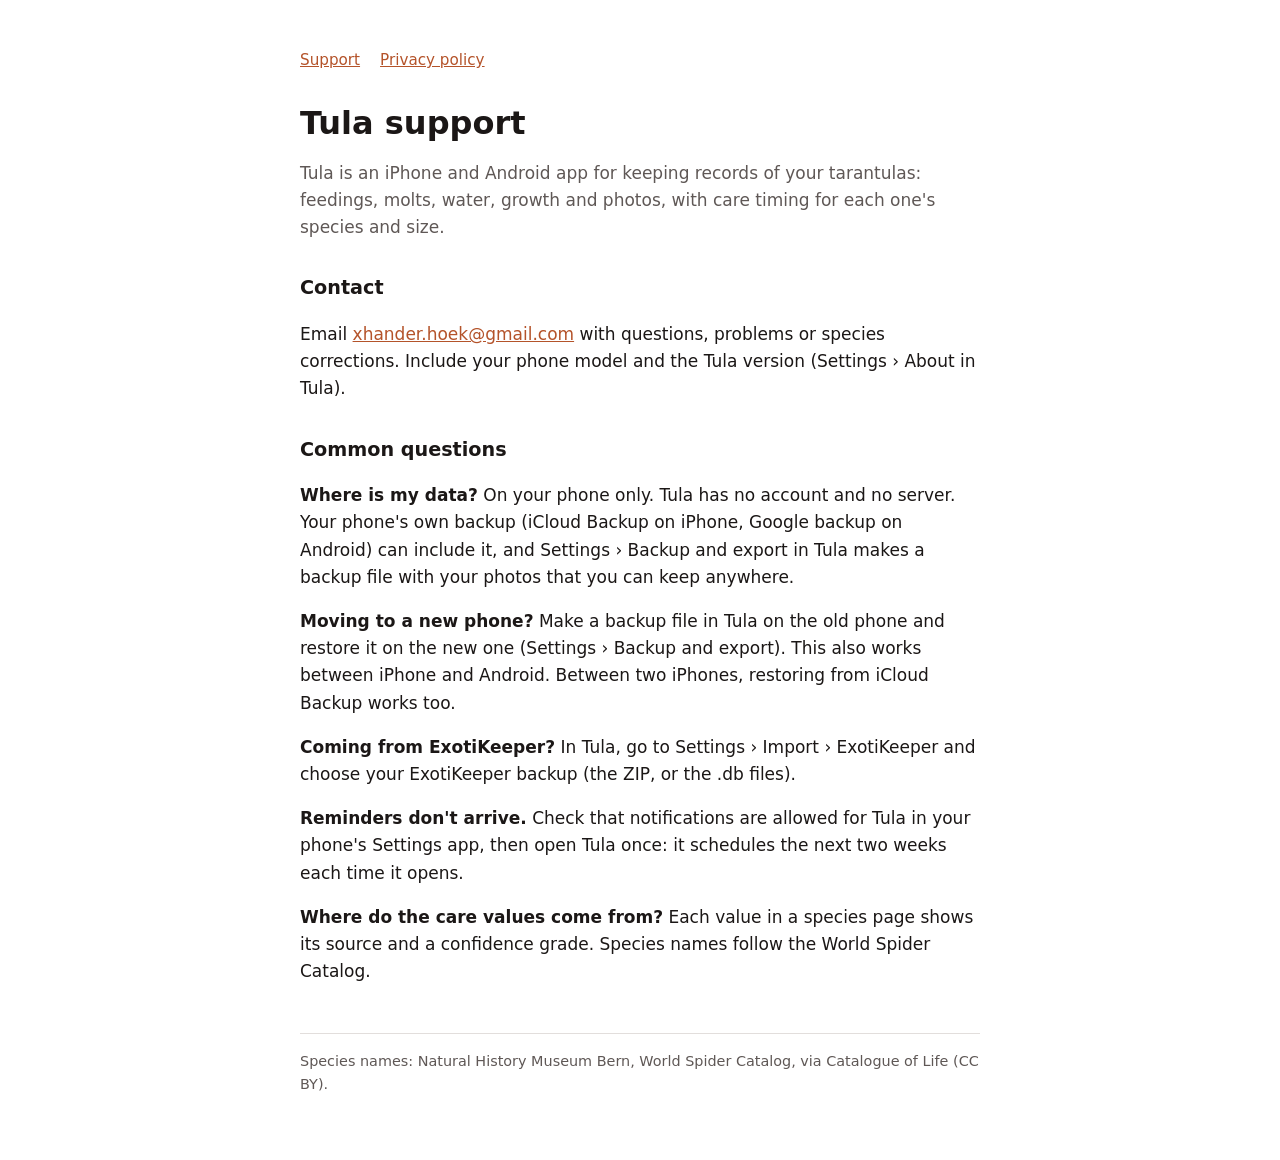
<file: index.html>
<!doctype html>
<html lang="en">
<head>
<meta charset="utf-8">
<meta name="viewport" content="width=device-width, initial-scale=1">
<title>Tula support</title>
<link rel="stylesheet" href="style.css">
</head>
<body>
<main>
  <nav><a href="./">Support</a><a href="privacy.html">Privacy policy</a></nav>
  <h1>Tula support</h1>
  <p class="muted">Tula is an iPhone and Android app for keeping records of your tarantulas: feedings, molts, water, growth and photos, with care timing for each one's species and size.</p>

  <h2>Contact</h2>
  <p>Email <a href="mailto:xhander.hoek@gmail.com">xhander.hoek@gmail.com</a> with questions, problems or species corrections. Include your phone model and the Tula version (Settings › About in Tula).</p>

  <h2>Common questions</h2>
  <p><strong>Where is my data?</strong> On your phone only. Tula has no account and no server. Your phone's own backup (iCloud Backup on iPhone, Google backup on Android) can include it, and Settings › Backup and export in Tula makes a backup file with your photos that you can keep anywhere.</p>
  <p><strong>Moving to a new phone?</strong> Make a backup file in Tula on the old phone and restore it on the new one (Settings › Backup and export). This also works between iPhone and Android. Between two iPhones, restoring from iCloud Backup works too.</p>
  <p><strong>Coming from ExotiKeeper?</strong> In Tula, go to Settings › Import › ExotiKeeper and choose your ExotiKeeper backup (the ZIP, or the .db files).</p>
  <p><strong>Reminders don't arrive.</strong> Check that notifications are allowed for Tula in your phone's Settings app, then open Tula once: it schedules the next two weeks each time it opens.</p>
  <p><strong>Where do the care values come from?</strong> Each value in a species page shows its source and a confidence grade. Species names follow the World Spider Catalog.</p>

  <footer>Species names: Natural History Museum Bern, World Spider Catalog, via Catalogue of Life (CC BY).</footer>
</main>
</body>
</html>
</file>
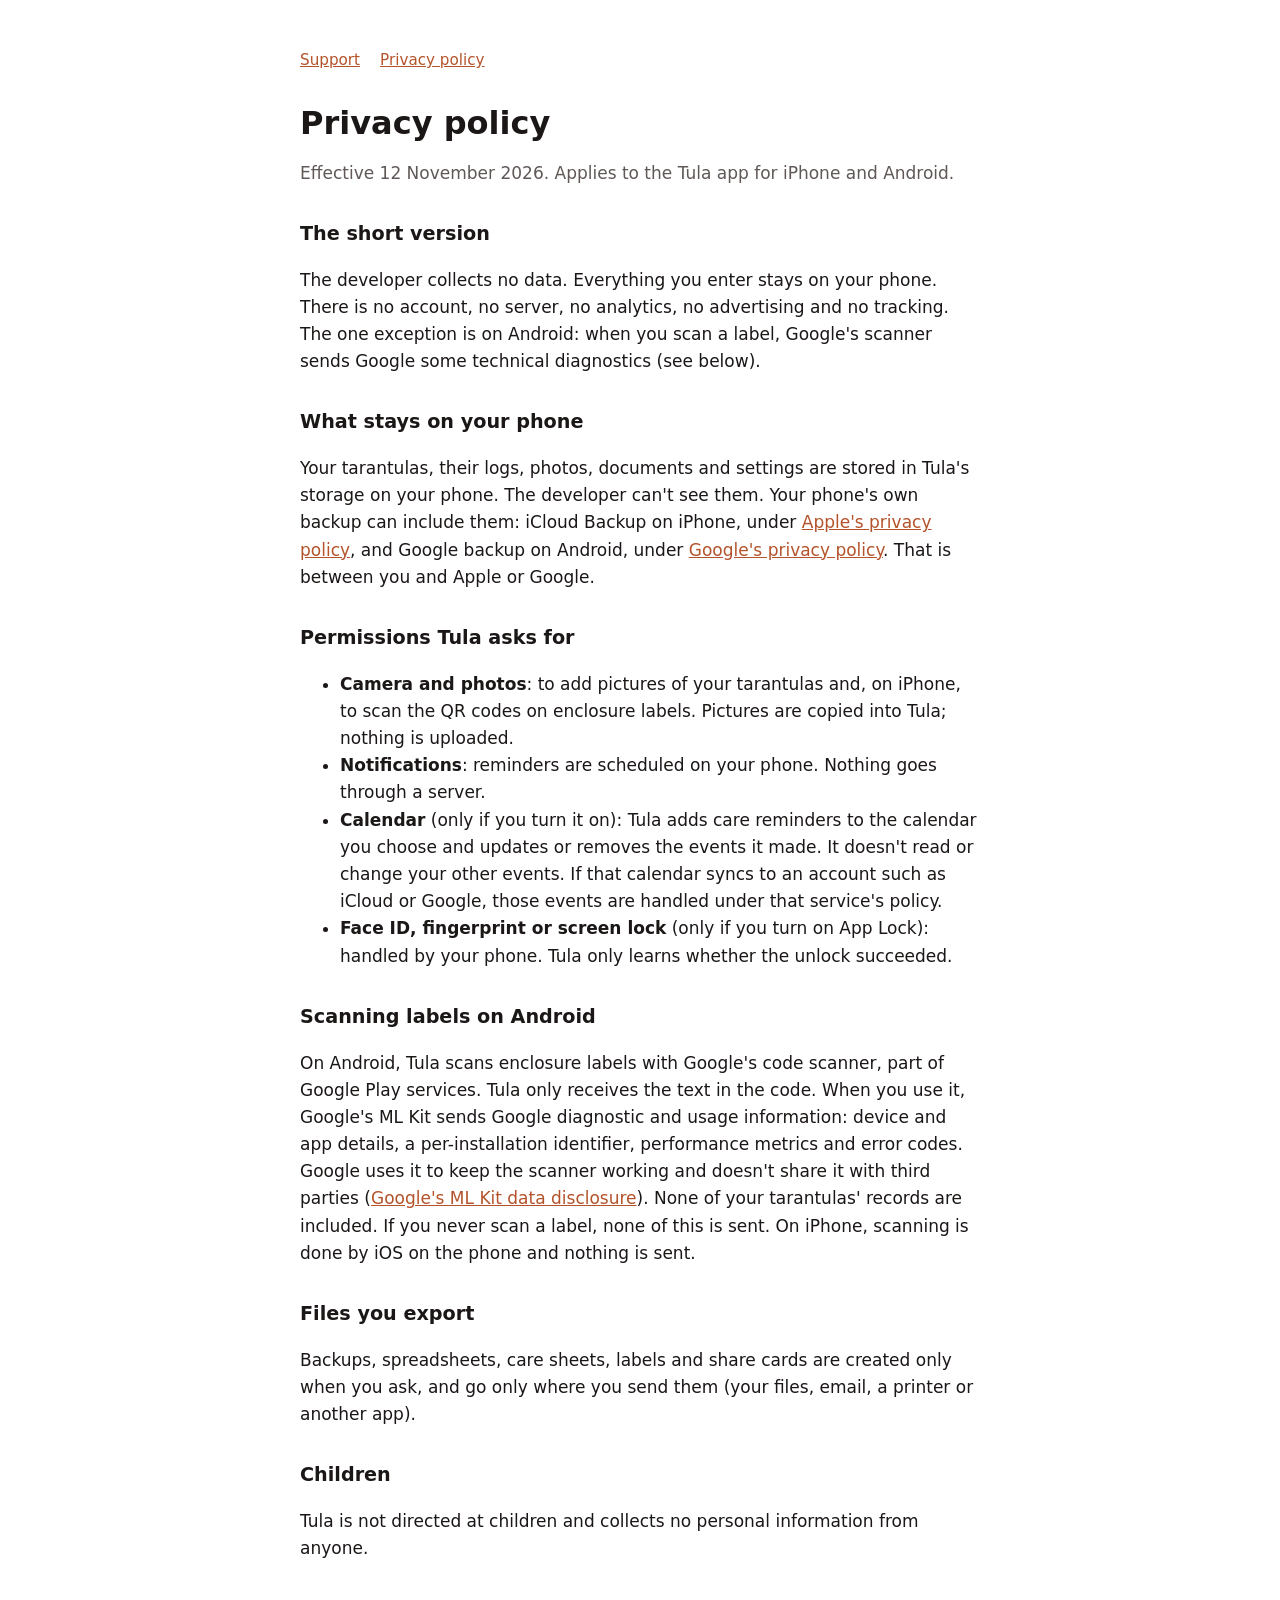
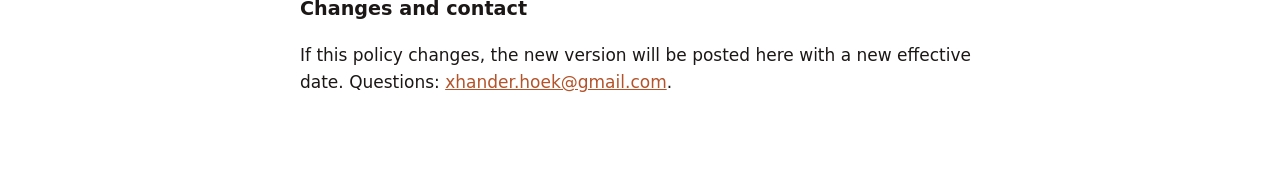
<file: privacy.html>
<!doctype html>
<html lang="en">
<head>
<meta charset="utf-8">
<meta name="viewport" content="width=device-width, initial-scale=1">
<title>Tula privacy policy</title>
<link rel="stylesheet" href="style.css">
</head>
<body>
<main>
  <nav><a href="./">Support</a><a href="privacy.html">Privacy policy</a></nav>
  <h1>Privacy policy</h1>
  <p class="muted">Effective 12 November 2026. Applies to the Tula app for iPhone and Android.</p>

  <h2>The short version</h2>
  <p>The developer collects no data. Everything you enter stays on your phone. There is no account, no server, no analytics, no advertising and no tracking. The one exception is on Android: when you scan a label, Google's scanner sends Google some technical diagnostics (see below).</p>

  <h2>What stays on your phone</h2>
  <p>Your tarantulas, their logs, photos, documents and settings are stored in Tula's storage on your phone. The developer can't see them. Your phone's own backup can include them: iCloud Backup on iPhone, under <a href="https://www.apple.com/legal/privacy/">Apple's privacy policy</a>, and Google backup on Android, under <a href="https://policies.google.com/privacy">Google's privacy policy</a>. That is between you and Apple or Google.</p>

  <h2>Permissions Tula asks for</h2>
  <ul>
    <li><strong>Camera and photos</strong>: to add pictures of your tarantulas and, on iPhone, to scan the QR codes on enclosure labels. Pictures are copied into Tula; nothing is uploaded.</li>
    <li><strong>Notifications</strong>: reminders are scheduled on your phone. Nothing goes through a server.</li>
    <li><strong>Calendar</strong> (only if you turn it on): Tula adds care reminders to the calendar you choose and updates or removes the events it made. It doesn't read or change your other events. If that calendar syncs to an account such as iCloud or Google, those events are handled under that service's policy.</li>
    <li><strong>Face ID, fingerprint or screen lock</strong> (only if you turn on App Lock): handled by your phone. Tula only learns whether the unlock succeeded.</li>
  </ul>

  <h2>Scanning labels on Android</h2>
  <p>On Android, Tula scans enclosure labels with Google's code scanner, part of Google Play services. Tula only receives the text in the code. When you use it, Google's ML Kit sends Google diagnostic and usage information: device and app details, a per-installation identifier, performance metrics and error codes. Google uses it to keep the scanner working and doesn't share it with third parties (<a href="https://developers.google.com/ml-kit/android-data-disclosure">Google's ML Kit data disclosure</a>). None of your tarantulas' records are included. If you never scan a label, none of this is sent. On iPhone, scanning is done by iOS on the phone and nothing is sent.</p>

  <h2>Files you export</h2>
  <p>Backups, spreadsheets, care sheets, labels and share cards are created only when you ask, and go only where you send them (your files, email, a printer or another app).</p>

  <h2>Children</h2>
  <p>Tula is not directed at children and collects no personal information from anyone.</p>

  <h2>Changes and contact</h2>
  <p>If this policy changes, the new version will be posted here with a new effective date. Questions: <a href="mailto:xhander.hoek@gmail.com">xhander.hoek@gmail.com</a>.</p>
</main>
</body>
</html>
</file>
<file: style.css>
:root { --bg: #ffffff; --fg: #1b1716; --muted: #5f5856; --accent: #b4532a; --rule: #e2dedc; color-scheme: light dark; }
@media (prefers-color-scheme: dark) { :root { --bg: #141211; --fg: #f2eeec; --muted: #b3aba8; --accent: #e8875b; --rule: #34302e; } }
body { margin: 0; background: var(--bg); color: var(--fg); font: 17px/1.6 -apple-system, BlinkMacSystemFont, "Segoe UI", system-ui, sans-serif; }
main { max-width: 680px; margin: 0 auto; padding: 48px max(20px, env(safe-area-inset-left)) 64px; }
h1 { font-size: 2rem; line-height: 1.2; margin: 0 0 8px; }
h2 { font-size: 1.2rem; margin: 32px 0 8px; }
p, li { color: var(--fg); }
.muted { color: var(--muted); }
a { color: var(--accent); }
nav { display: flex; gap: 20px; margin-bottom: 32px; font-size: 0.95rem; }
footer { margin-top: 48px; padding-top: 16px; border-top: 1px solid var(--rule); color: var(--muted); font-size: 0.9rem; }
</file>
